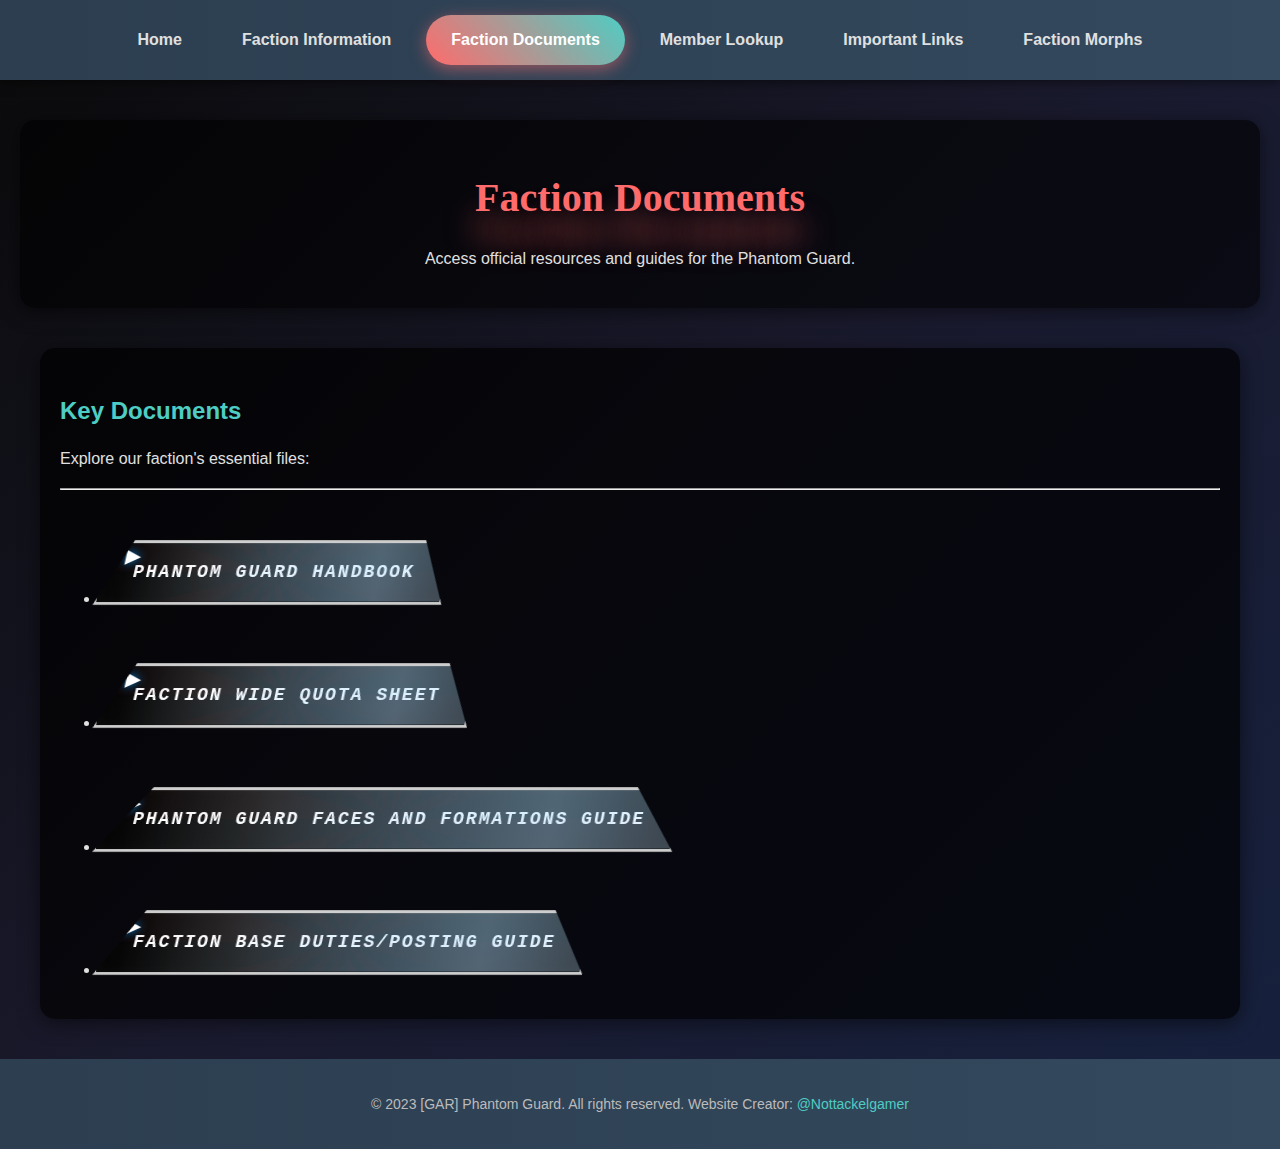
<file: docs.html>
<!DOCTYPE html>
<html lang="en">
<head>
    <meta charset="UTF-8">
    <meta name="viewport" content="width=device-width, initial-scale=1.0">
    <title>[GAR] Phantom Guard - Faction Documents</title>
    <link rel="stylesheet" href="styles.css">
</head>
<body>
    <nav class="tabs">
        <a href="index.html" class="tab-link">Home</a> <!-- Added Home link -->
        <a href="info.html" class="tab-link">Faction Information</a>
        <a href="docs.html" class="tab-link active">Faction Documents</a>
        <a href="lookup.html" class="tab-link">Member Lookup</a>
        <a href="links.html" class="tab-link">Important Links</a>
        <a href="morphs.html" class="tab-link">Faction Morphs</a>
    </nav>
    <div class="tab-content">
        <header class="hero-section">
            <h1>Faction Documents</h1>
            <p>Access official resources and guides for the Phantom Guard.</p>
        </header>
        <div class="content-grid">
            <div class="card">
                <h3>Key Documents</h3>
                <p>Explore our faction's essential files:</p><hr><br>
                <ul>
                    <li><a href="https://docs.google.com/document/d/1nnlInDZCXhcf9vXKIGxtxKW37PYruOD-GMckgS7MzEM/edit?tab=t.0" target="_blank" class="btn-launch">Phantom Guard Handbook</a></li><br><br> <!-- Replace with your Google Doc URL -->
                    <li><a href="https://docs.google.com/spreadsheets/d/1KbPTvmZdWRyREnB9HC4AHPUp_qow0uss40stNvScGEE/edit?gid=0#gid=0" target="_blank" class="btn-launch">Faction Wide Quota Sheet</a></li><br><br>
                    <li><a href="https://docs.google.com/document/d/1b2uKKJE3z8Bw9z5q6KD13iXLDzsqf7ljBZ2SHHtB_N4/edit?tab=t.0" target="_blank" class="btn-launch">Phantom Guard Faces and Formations Guide</a></li><br><br>
                    <li><a href="https://docs.google.com/document/d/1kBQWFYQHbZ28jLytfujoKEUFz3bz8OFcQj0wTFCxxEk/edit?tab=t.0" target="_blank" class="btn-launch">Faction Base Duties/Posting Guide</a></li> <!-- Replace with your Google Doc URL -->
                </ul>
            </div>
        </div>
    </div>
    <footer class="footer">
        <p>&copy; 2023 [GAR] Phantom Guard. All rights reserved. Website Creator: <span class="user">@Nottackelgamer</span></p>
    </footer>
</body>
</html>
</file>
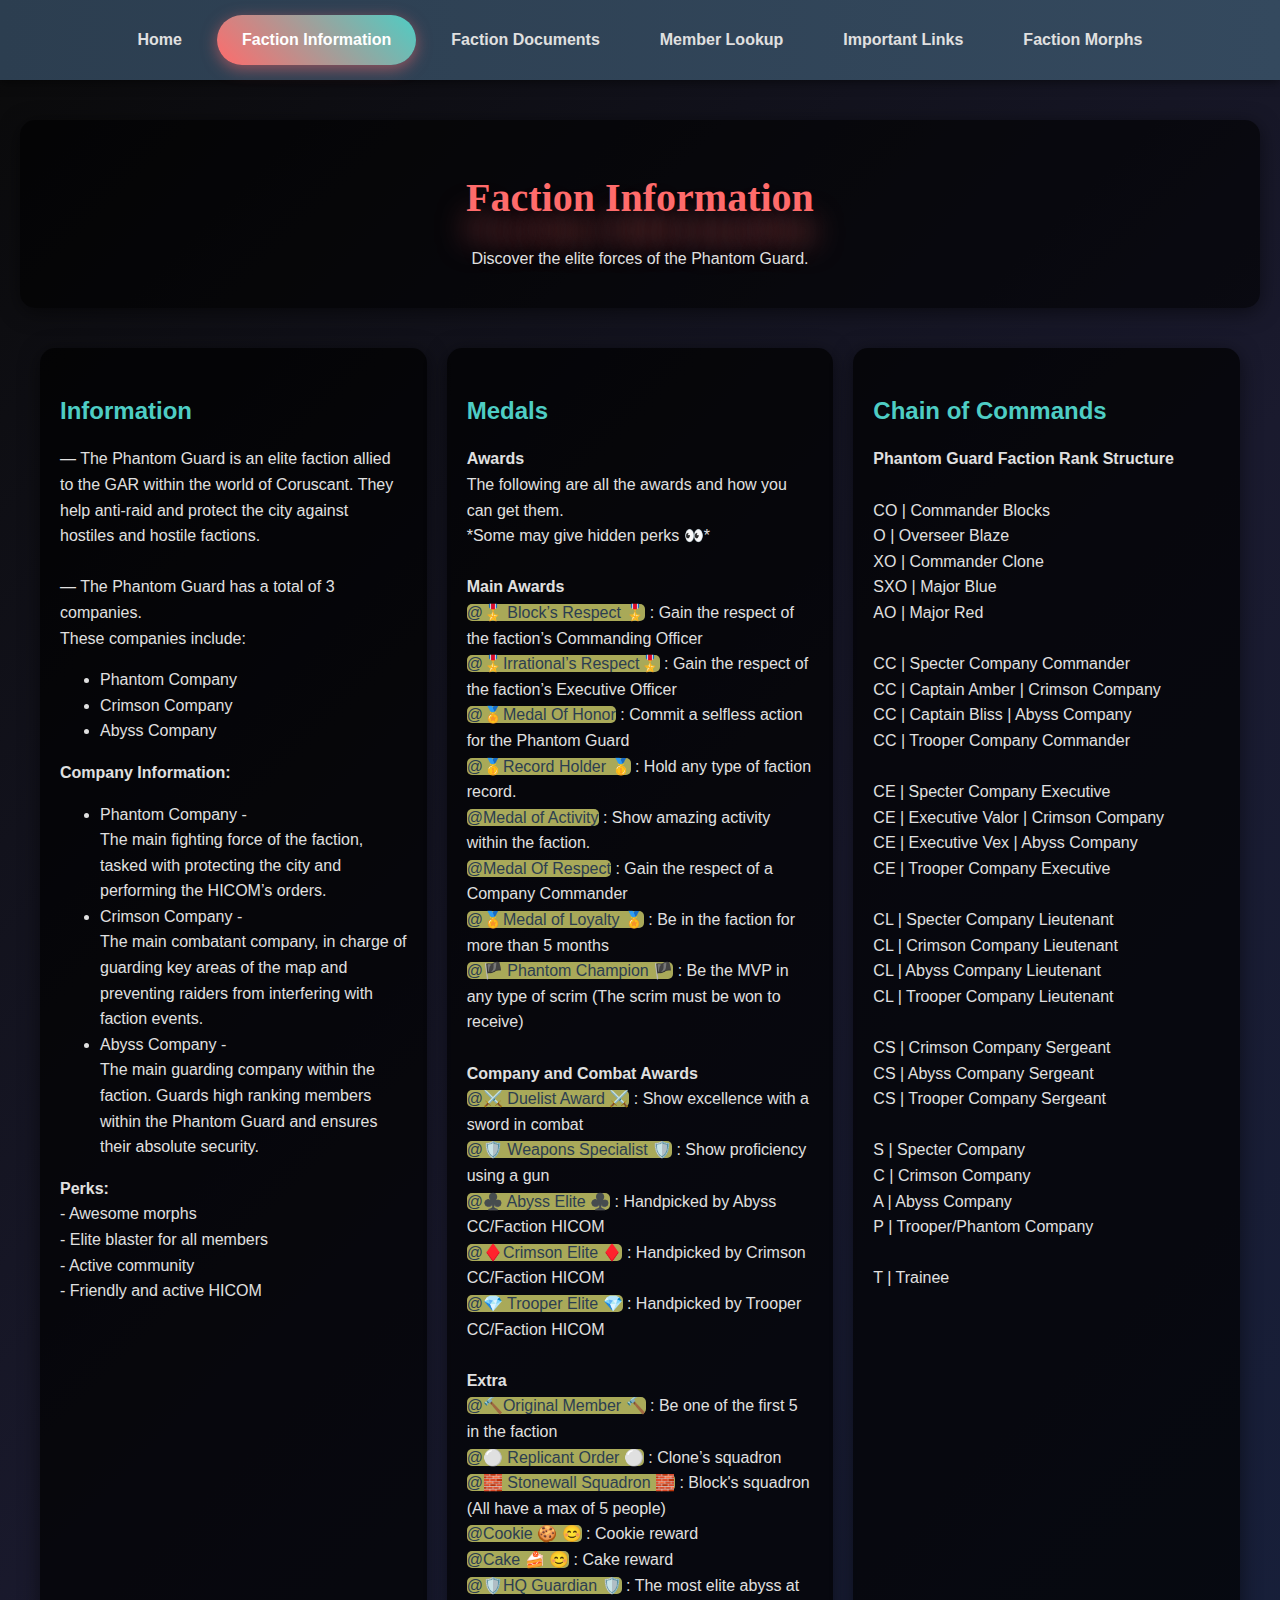
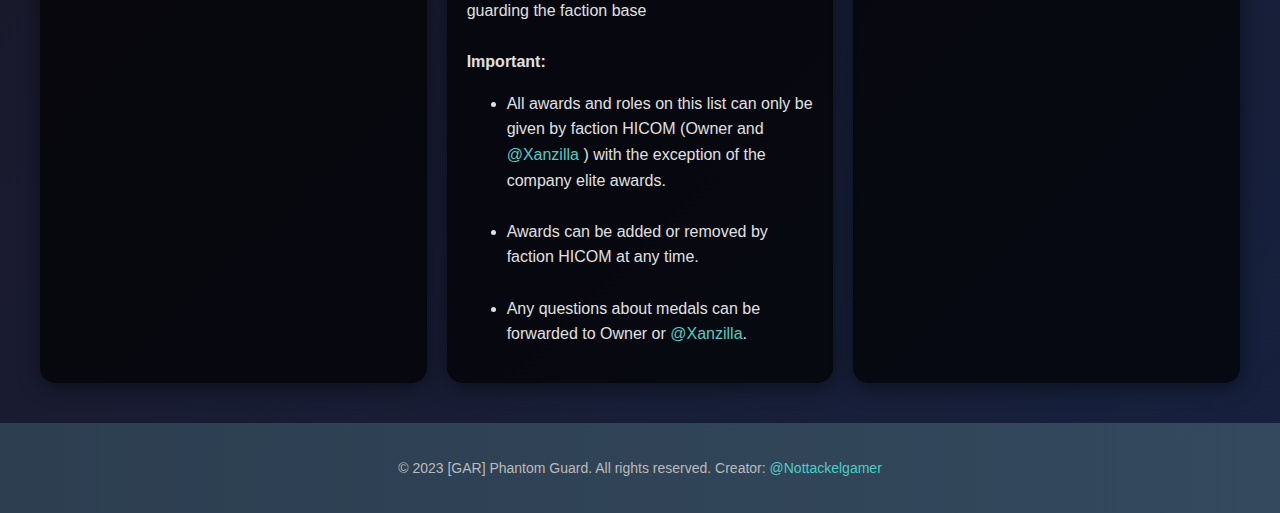
<file: info-copy.html>
<!DOCTYPE html>
<html lang="en">
<head>
    <meta charset="UTF-8">
    <meta name="viewport" content="width=device-width, initial-scale=1.0">
    <title>[GAR] Phantom Guard - Faction Information</title>
    <link rel="stylesheet" href="styles.css">
</head>
<body>
    <nav class="tabs">
        <a href="index.html" class="tab-link">Home</a> <!-- Added Home link -->
        <a href="info.html" class="tab-link active">Faction Information</a>
        <a href="docs.html" class="tab-link">Faction Documents</a>
        <a href="lookup.html" class="tab-link">Member Lookup</a>
        <a href="links.html" class="tab-link">Important Links</a>
        <a href="morphs.html" class="tab-link">Faction Morphs</a>
    </nav>
    <div class="tab-content">
        <header class="hero-section">
            <h1>Faction Information</h1>
            <p>Discover the elite forces of the Phantom Guard.</p>
        </header>
        <div class="content-grid">
            <div class="card">
                <h3>Information</h3>
                <p> — The Phantom Guard is an elite faction allied to the GAR within the world of Coruscant. They help anti-raid and protect the city against hostiles and hostile factions.<br><br>
                    — The Phantom Guard has a total of 3 companies.<br>
                      These companies include: 
                      <ul>
                        <li>Phantom Company</li> 
                        <li>Crimson Company</li> 
                        <li>Abyss Company</li>
                      </ul>
                    <strong>Company Information:</strong>
                    <br><ul> 
                        <li>Phantom Company -</li>
                         The main fighting force of the faction, tasked with protecting the city and performing the HICOM’s orders.
                        <li> Crimson Company -</li> 
                         The main combatant company, in charge of guarding key areas of the map and preventing raiders from interfering with faction events.
                        <li> Abyss Company -</li> 
                         The main guarding company within the faction. Guards high ranking members within the Phantom Guard and ensures their absolute security.
                        </ul>
                        <strong>Perks:</strong><br> 
                        - Awesome morphs <br>
                        - Elite blaster for all members <br>
                        - Active community <br>
                        - Friendly and active HICOM
                </p>
            </div>
            <div class="card">
                <h3>Medals</h3>
                <p><strong>Awards</strong><br> 
                    The following are all the awards and how you can get them.<br>
                     *Some may give hidden perks 👀*<br><br>
                     <strong>Main Awards</strong><br>
                    <span class="highlight">@🎖️ Block’s Respect 🎖️</span> : Gain the respect of the faction’s Commanding Officer<br>
                    <span class="highlight">@🎖️Irrational’s Respect🎖️</span> : Gain the respect of the faction’s Executive Officer<br>
                    <span class="highlight">@🏅Medal Of Honor</span> : Commit a selfless action for the Phantom Guard<br>
                    <span class="highlight">@🥇Record Holder 🥇</span> : Hold any type of faction record.<br>
                    <span class="highlight">@Medal of Activity</span> : Show amazing activity within the faction.<br>
                    <span class="highlight">@Medal Of Respect</span> : Gain the respect of a Company Commander<br>
                    <span class="highlight">@🏅Medal of Loyalty 🏅</span> : Be in the faction for more than 5 months<br>
                    <span class="highlight">@🏴 Phantom Champion 🏴</span> : Be the MVP in any type of scrim (The scrim must be won to receive)<br><br>
                    <strong>Company and Combat Awards</strong><br>
                    <span class="highlight">@⚔️ Duelist Award ⚔️</span> : Show excellence with a sword in combat<br>
                    <span class="highlight">@🛡️ Weapons Specialist 🛡️</span> : Show proficiency using a gun<br>
                    <span class="highlight">@♣️ Abyss Elite ♣️</span> : Handpicked by Abyss CC/Faction HICOM<br>
                    <span class="highlight">@♦️Crimson Elite ♦️</span> : Handpicked by Crimson CC/Faction HICOM<br>
                    <span class="highlight">@💎 Trooper Elite 💎</span> : Handpicked by Trooper CC/Faction HICOM<br><br>
                    <strong>Extra</strong><br> 
                    <span class="highlight">@🔨Original Member 🔨</span> : Be one of the first 5 in the faction<br>
                    <span class="highlight">@⚪️ Replicant Order ⚪️</span> : Clone’s squadron<br>
                    <span class="highlight">@🧱 Stonewall Squadron 🧱</span> : Block's squadron (All have a max of 5 people)<br> 
                    <span class="highlight">@Cookie 🍪 😊</span> : Cookie reward<br> 
                    <span class="highlight">@Cake 🍰 😊</span> : Cake reward<br>
                    <span class="highlight">@🛡️HQ Guardian 🛡️</span> : The most elite abyss at guarding the faction base<br><br>
                    <strong>Important:</strong><br>
                    <ul>
                    <li>All awards and roles on this list can only be given by faction HICOM (Owner and <span class="user">@Xanzilla</span> ) with the exception of the company elite awards.</li><br>
                    <li>Awards can be added or removed by faction HICOM at any time.</li><br>
                    <li>Any questions about medals can be forwarded to Owner or <span class="user">@Xanzilla</span>.</li>
                    </ul>
                    </p>
            </div>
            <div class="card">
                <h3>Chain of Commands</h3>
                <p><strong>Phantom Guard Faction Rank Structure</strong><br><br> 
                    CO | Commander Blocks<br> 
                    O | Overseer Blaze<br> 
                    XO | Commander Clone<br> 
                    SXO | Major Blue<br> 
                    AO | Major Red<br><br> 
                    CC | Specter Company Commander<br> 
                    CC | Captain Amber | Crimson Company<br> 
                    CC | Captain Bliss | Abyss Company<br> 
                    CC | Trooper Company Commander<br><br> 
                    CE | Specter Company Executive<br> 
                    CE | Executive Valor | Crimson Company<br> 
                    CE | Executive Vex | Abyss Company<br> 
                    CE | Trooper Company Executive<br><br> 
                    CL | Specter Company Lieutenant<br> 
                    CL | Crimson Company Lieutenant<br> 
                    CL | Abyss Company Lieutenant<br> 
                    CL | Trooper Company Lieutenant<br><br> 
                    CS | Crimson Company Sergeant<br> 
                    CS | Abyss Company Sergeant<br> 
                    CS | Trooper Company Sergeant<br><br> 
                    S | Specter Company<br> 
                    C | Crimson Company<br> 
                    A | Abyss Company<br> 
                    P | Trooper/Phantom Company<br><br> 
                    T | Trainee
                </p>
            </div>
        </div>
    </div>
    <footer class="footer">
        <p>&copy; 2023 [GAR] Phantom Guard. All rights reserved. Creator: <span class="user">@Nottackelgamer</span></p>
    </footer>
</body>
</html>
</file>
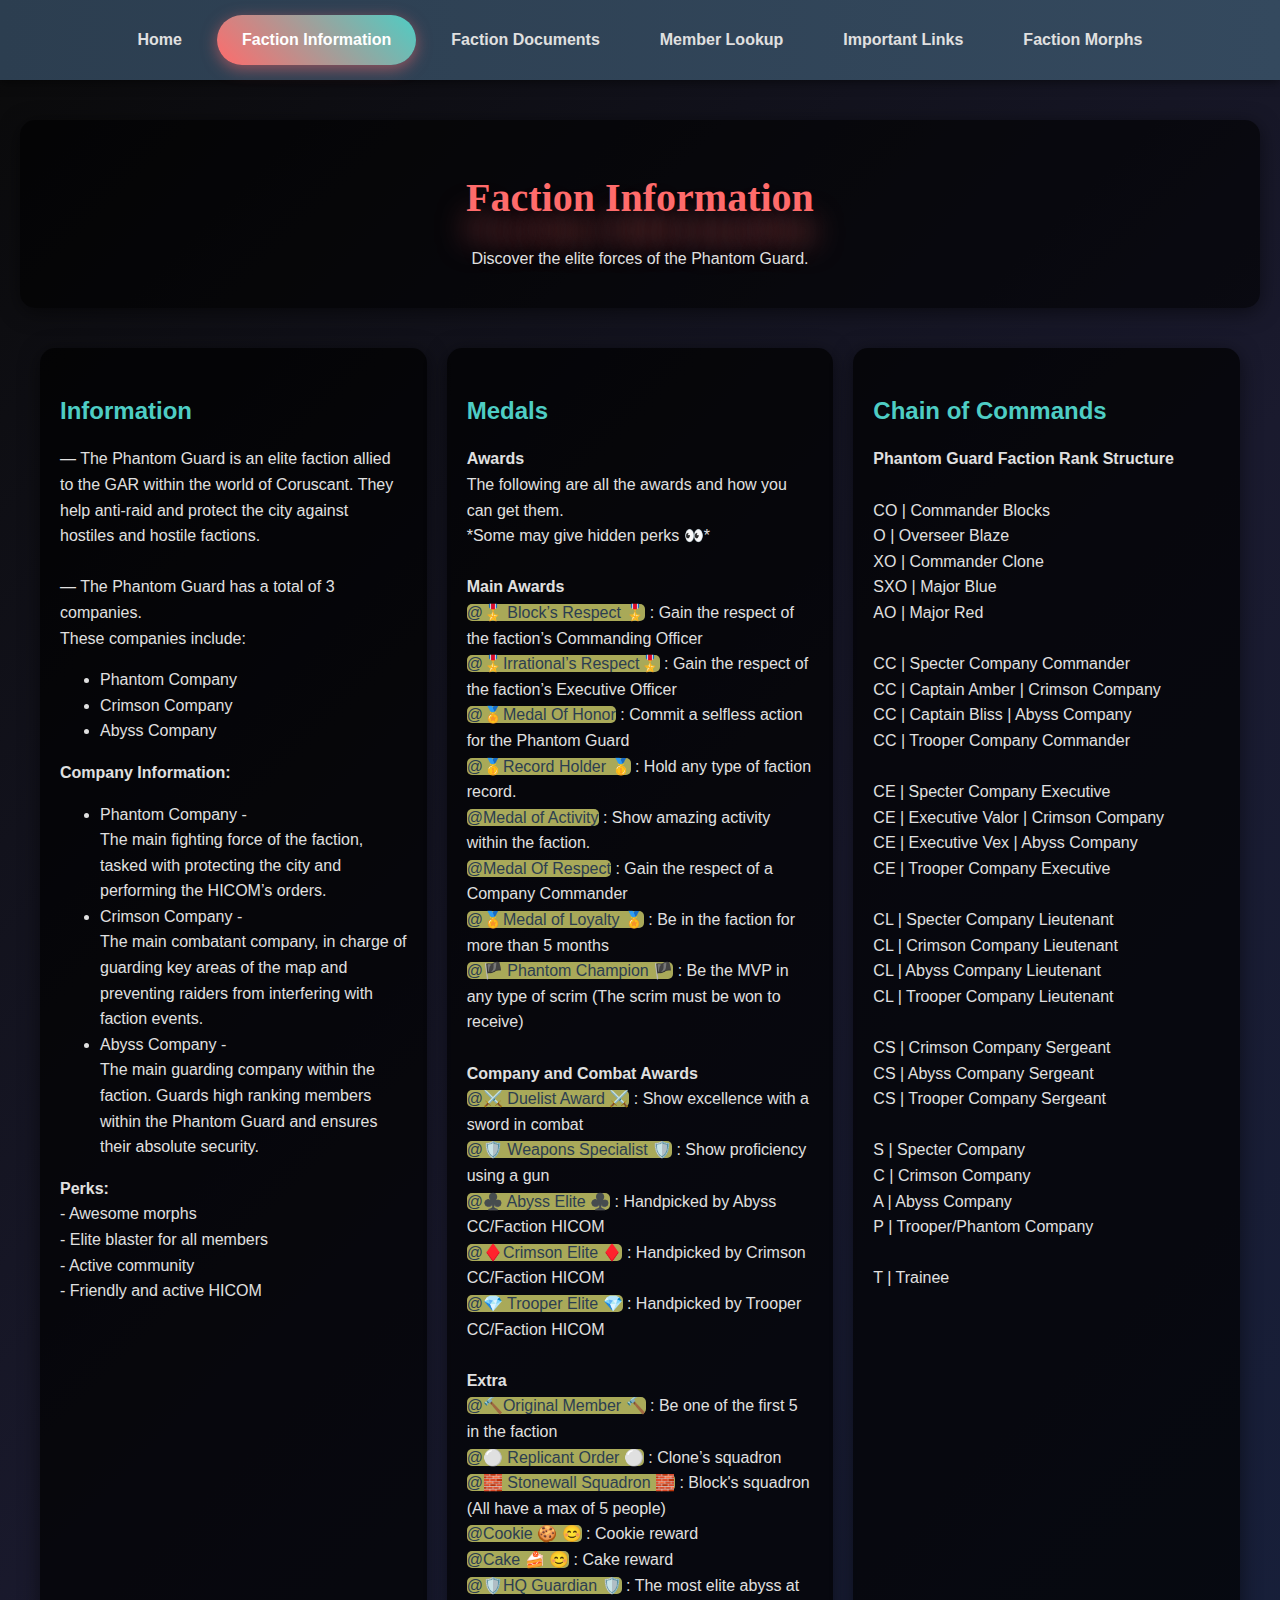
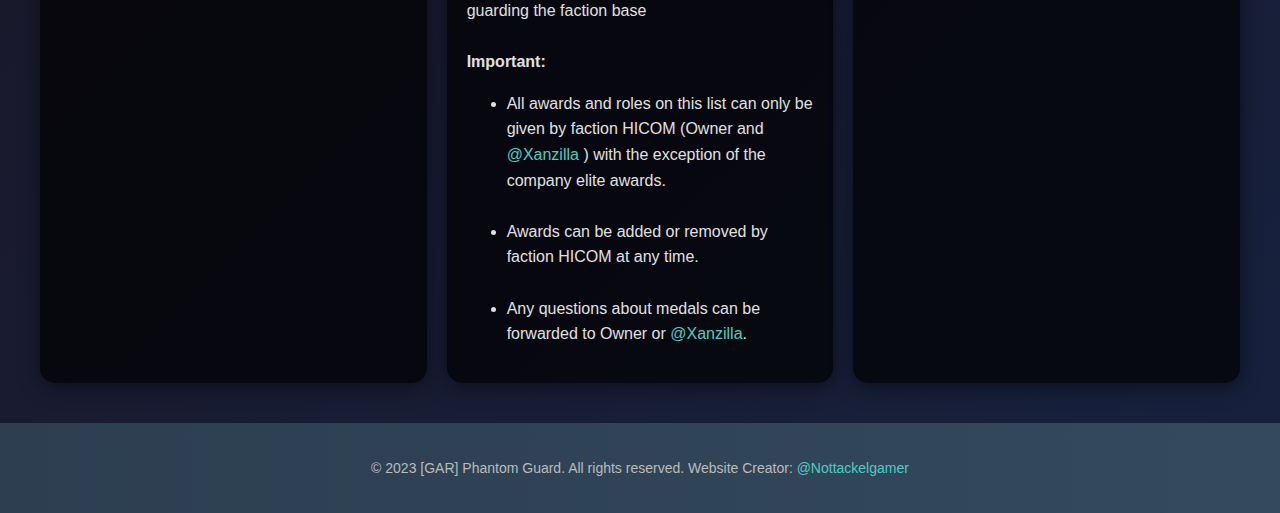
<file: info.html>
<!DOCTYPE html>
<html lang="en">
<head>
    <meta charset="UTF-8">
    <meta name="viewport" content="width=device-width, initial-scale=1.0">
    <title>[GAR] Phantom Guard - Faction Information</title>
    <link rel="stylesheet" href="styles.css">
</head>
<body>
    <nav class="tabs">
        <a href="index.html" class="tab-link">Home</a> <!-- Added Home link -->
        <a href="info.html" class="tab-link active">Faction Information</a>
        <a href="docs.html" class="tab-link">Faction Documents</a>
        <a href="lookup.html" class="tab-link">Member Lookup</a>
        <a href="links.html" class="tab-link">Important Links</a>
        <a href="morphs.html" class="tab-link">Faction Morphs</a>
    </nav>
    <div class="tab-content">
        <header class="hero-section">
            <h1>Faction Information</h1>
            <p>Discover the elite forces of the Phantom Guard.</p>
        </header>
        <div class="content-grid">
            <div class="card">
                <h3>Information</h3>
                <p> — The Phantom Guard is an elite faction allied to the GAR within the world of Coruscant. They help anti-raid and protect the city against hostiles and hostile factions.<br><br>
                    — The Phantom Guard has a total of 3 companies.<br>
                      These companies include: 
                      <ul>
                        <li>Phantom Company</li> 
                        <li>Crimson Company</li> 
                        <li>Abyss Company</li>
                      </ul>
                    <strong>Company Information:</strong>
                    <br><ul> 
                        <li>Phantom Company -</li>
                         The main fighting force of the faction, tasked with protecting the city and performing the HICOM’s orders.
                        <li> Crimson Company -</li> 
                         The main combatant company, in charge of guarding key areas of the map and preventing raiders from interfering with faction events.
                        <li> Abyss Company -</li> 
                         The main guarding company within the faction. Guards high ranking members within the Phantom Guard and ensures their absolute security.
                        </ul>
                        <strong>Perks:</strong><br> 
                        - Awesome morphs <br>
                        - Elite blaster for all members <br>
                        - Active community <br>
                        - Friendly and active HICOM
                </p>
            </div>
            <div class="card">
                <h3>Medals</h3>
                <p><strong>Awards</strong><br> 
                    The following are all the awards and how you can get them.<br>
                     *Some may give hidden perks 👀*<br><br>
                     <strong>Main Awards</strong><br>
                    <span class="highlight">@🎖️ Block’s Respect 🎖️</span> : Gain the respect of the faction’s Commanding Officer<br>
                    <span class="highlight">@🎖️Irrational’s Respect🎖️</span> : Gain the respect of the faction’s Executive Officer<br>
                    <span class="highlight">@🏅Medal Of Honor</span> : Commit a selfless action for the Phantom Guard<br>
                    <span class="highlight">@🥇Record Holder 🥇</span> : Hold any type of faction record.<br>
                    <span class="highlight">@Medal of Activity</span> : Show amazing activity within the faction.<br>
                    <span class="highlight">@Medal Of Respect</span> : Gain the respect of a Company Commander<br>
                    <span class="highlight">@🏅Medal of Loyalty 🏅</span> : Be in the faction for more than 5 months<br>
                    <span class="highlight">@🏴 Phantom Champion 🏴</span> : Be the MVP in any type of scrim (The scrim must be won to receive)<br><br>
                    <strong>Company and Combat Awards</strong><br>
                    <span class="highlight">@⚔️ Duelist Award ⚔️</span> : Show excellence with a sword in combat<br>
                    <span class="highlight">@🛡️ Weapons Specialist 🛡️</span> : Show proficiency using a gun<br>
                    <span class="highlight">@♣️ Abyss Elite ♣️</span> : Handpicked by Abyss CC/Faction HICOM<br>
                    <span class="highlight">@♦️Crimson Elite ♦️</span> : Handpicked by Crimson CC/Faction HICOM<br>
                    <span class="highlight">@💎 Trooper Elite 💎</span> : Handpicked by Trooper CC/Faction HICOM<br><br>
                    <strong>Extra</strong><br> 
                    <span class="highlight">@🔨Original Member 🔨</span> : Be one of the first 5 in the faction<br>
                    <span class="highlight">@⚪️ Replicant Order ⚪️</span> : Clone’s squadron<br>
                    <span class="highlight">@🧱 Stonewall Squadron 🧱</span> : Block's squadron (All have a max of 5 people)<br> 
                    <span class="highlight">@Cookie 🍪 😊</span> : Cookie reward<br> 
                    <span class="highlight">@Cake 🍰 😊</span> : Cake reward<br>
                    <span class="highlight">@🛡️HQ Guardian 🛡️</span> : The most elite abyss at guarding the faction base<br><br>
                    <strong>Important:</strong><br>
                    <ul>
                    <li>All awards and roles on this list can only be given by faction HICOM (Owner and <span class="user">@Xanzilla</span> ) with the exception of the company elite awards.</li><br>
                    <li>Awards can be added or removed by faction HICOM at any time.</li><br>
                    <li>Any questions about medals can be forwarded to Owner or <span class="user">@Xanzilla</span>.</li>
                    </ul>
                    </p>
            </div>
            <div class="card">
                <h3>Chain of Commands</h3>
                <p><strong>Phantom Guard Faction Rank Structure</strong><br><br> 
                    CO | Commander Blocks<br> 
                    O | Overseer Blaze<br> 
                    XO | Commander Clone<br> 
                    SXO | Major Blue<br> 
                    AO | Major Red<br><br> 
                    CC | Specter Company Commander<br> 
                    CC | Captain Amber | Crimson Company<br> 
                    CC | Captain Bliss | Abyss Company<br> 
                    CC | Trooper Company Commander<br><br> 
                    CE | Specter Company Executive<br> 
                    CE | Executive Valor | Crimson Company<br> 
                    CE | Executive Vex | Abyss Company<br> 
                    CE | Trooper Company Executive<br><br> 
                    CL | Specter Company Lieutenant<br> 
                    CL | Crimson Company Lieutenant<br> 
                    CL | Abyss Company Lieutenant<br> 
                    CL | Trooper Company Lieutenant<br><br> 
                    CS | Crimson Company Sergeant<br> 
                    CS | Abyss Company Sergeant<br> 
                    CS | Trooper Company Sergeant<br><br> 
                    S | Specter Company<br> 
                    C | Crimson Company<br> 
                    A | Abyss Company<br> 
                    P | Trooper/Phantom Company<br><br> 
                    T | Trainee
                </p>
            </div>
        </div>
    </div>
    <footer class="footer">
        <p>&copy; 2023 [GAR] Phantom Guard. All rights reserved. Website Creator: <span class="user">@Nottackelgamer</span></p>
    </footer>
</body>
</html>
</file>
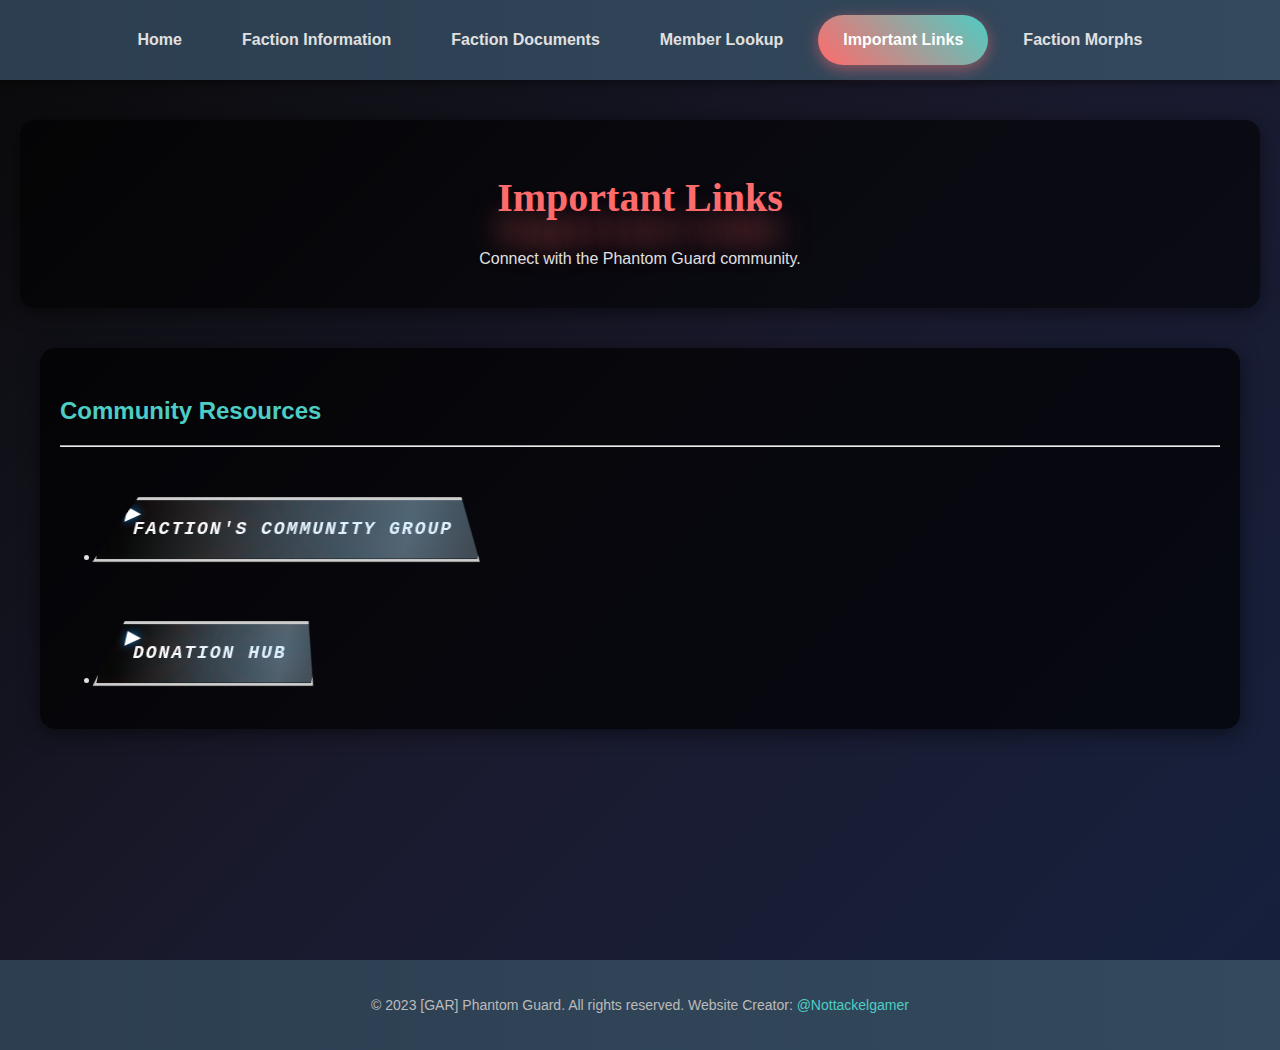
<file: links.html>
<!DOCTYPE html>
<html lang="en">
<head>
    <meta charset="UTF-8">
    <meta name="viewport" content="width=device-width, initial-scale=1.0">
    <title>[GAR] Phantom Guard - Important Links</title>
    <link rel="stylesheet" href="styles.css">
    <link rel="icon" href="favicon.ico" type="image/x-icon">
</head>
<body>
    <nav class="tabs">
        <a href="index.html" class="tab-link">Home</a> <!-- Added Home link -->
        <a href="info.html" class="tab-link">Faction Information</a>
        <a href="docs.html" class="tab-link">Faction Documents</a>
        <a href="lookup.html" class="tab-link">Member Lookup</a>
        <a href="links.html" class="tab-link active">Important Links</a>
        <a href="morphs.html" class="tab-link">Faction Morphs</a>
    </nav>
    <div class="tab-content">
        <header class="hero-section">
            <h1>Important Links</h1>
            <p>Connect with the Phantom Guard community.</p>
        </header>
        <div class="content-grid">
            <div class="card">
                <h3>Community Resources</h3><hr><br>
                <ul>
                    <li><a href="https://www.roblox.com/communities/34847375/Phantom-Guard#!/about" target="_blank" class="btn-launch">Faction's Community Group</a></li><br><br> <!-- Replace with your link -->
                    <li><a href="https://www.roblox.com/games/119586851001405/Phantom-Guard-Donation-hub#!/store" target="_blank" class="btn-launch">Donation Hub</a></li> <!-- Replace with your link -->
                </ul>
            </div>
        </div>
    </div>
    <footer class="footer">
        <p>&copy; 2023 [GAR] Phantom Guard. All rights reserved. Website Creator: <span class="user">@Nottackelgamer</span></p>
    </footer>
</body>
</html>
</file>
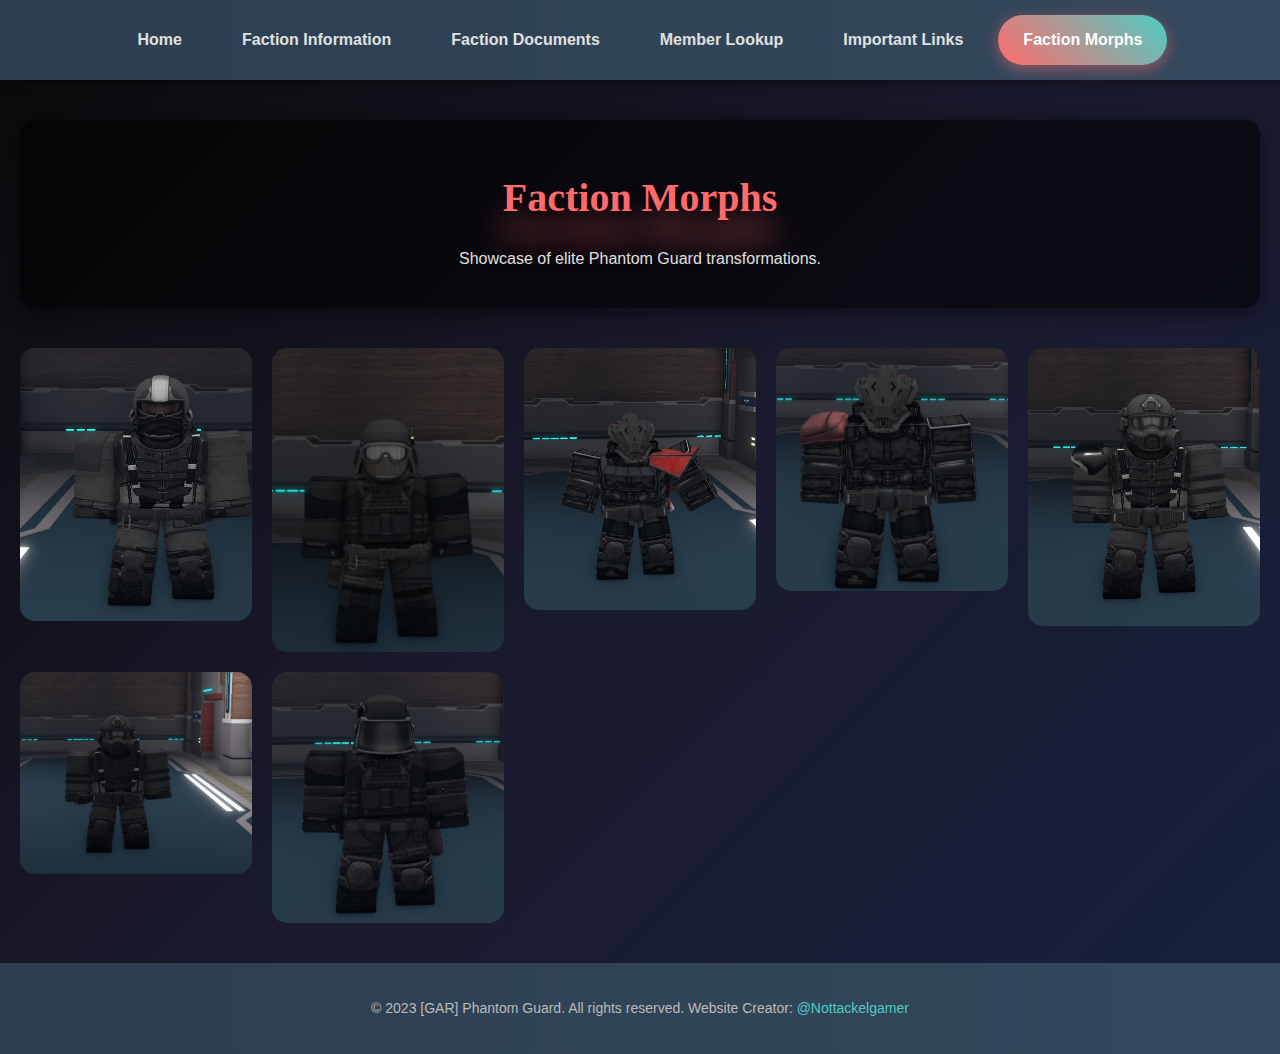
<file: morphs.html>
<!DOCTYPE html>
<html lang="en">
<head>
    <meta charset="UTF-8">
    <meta name="viewport" content="width=device-width, initial-scale=1.0">
    <title>[GAR] Phantom Guard - Faction Morphs</title>
    <link rel="stylesheet" href="styles.css">
</head>
<body>
    <nav class="tabs">
        <a href="index.html" class="tab-link">Home</a> <!-- Added Home link -->
        <a href="info.html" class="tab-link">Faction Information</a>
        <a href="docs.html" class="tab-link">Faction Documents</a>
        <a href="lookup.html" class="tab-link">Member Lookup</a>
        <a href="links.html" class="tab-link">Important Links</a>
        <a href="morphs.html" class="tab-link active">Faction Morphs</a>
    </nav>
    <div class="tab-content">
        <header class="hero-section">
            <h1>Faction Morphs</h1>
            <p>Showcase of elite Phantom Guard transformations.</p>
        </header>
        <div class="morph-gallery">
            <img src="Company_Commander.png" alt="Morph 1" title="Company Commander" class="morph-img"> <!-- Hover shows "Company Commander" -->
            <img src="Company_Executive.png" alt="Morph 2" title="Company Executive" class="morph-img"> <!-- Hover shows "Company Executive" -->
            <img src="Crimson.png" alt="Morph 3" title="Crimson CL/CS" class="morph-img"> <!-- Hover shows "Crimson" -->
            <img src="Crimson_Company_Trooper.png" alt="Morph 4" title="Crimson Company Trooper" class="morph-img"> <!-- Hover shows "Crimson Company Trooper" -->
            <img src="Abyss_CL.png" alt="Morph 5" title="Abyss CL" class="morph-img"> <!-- Hover shows "Abyss CL" -->
            <img src="Abyss_Company_Trooper.png" alt="Morph 6" title="Abyss Company Trooper" class="morph-img"> <!-- Hover shows "Abyss Company Trooper" -->
            <img src="Base_Company_Trooper.png" alt="Morph 7" title="Base Company Trooper" class="morph-img"> <!-- Hover shows "Base Company Trooper" -->
        </div>
    </div>
    <footer class="footer">
        <p>&copy; 2023 [GAR] Phantom Guard. All rights reserved. Website Creator: <span class="user">@Nottackelgamer</span></p>
    </footer>
</body>
</html>
</file>
<file: styles.css>
/* Global Dark Theme with Enhanced Gradients */
body {
    margin: 0;
    font-family: 'Arial', sans-serif;
    background: linear-gradient(135deg, #0a0a0a, #1a1a2e, #16213e);
    color: #e0e0e0;
    overflow-x: hidden;
    transition: all 0.5s ease;
    line-height: 1.6; /* Better readability */
    overflow: scroll; /* Enable scrolling */
}

/* Pages */
.page {
    display: none;
    height: 100vh;
    position: relative;
}
.page.active {
    display: block;
}

/* Welcoming Page */
#welcome {
    background: url('Phantom_Guard_wedge.png') no-repeat center cover; /* Replace with background image URL */
    background-blend-mode: overlay;
    background-color: linear-gradient(90deg, #2c3e50, #34495e);
}
#welcome-video {
    width: 100%;
    height: 100%;
    object-fit: cover;
    position: absolute;
    z-index: -1;
    box-shadow: 0 0 25px rgba(255, 255, 255, 0.9);
}
.welcome-overlay {
    position: absolute;
    top: 50%;
    left: 50%;
    transform: translate(-50%, -50%);
    text-align: center;
    animation: fadeIn 2s ease-in;
    padding: 20px;
    box-shadow: 0 4px 15px rgba(249, 249, 249, 0.5);
    background-color: rgba(42, 42, 42, 0.663);
    border-radius: 5px;
}
.logo {
    margin-bottom: 20px;
    border: 10px;
}

/* Glass Slab Button Style (Applied to All Buttons) */
/* Star Wars-Themed Advanced Black/White Glass Slab Buttons */
.btn, .btn-launch, .gallery-btn {
    background: 
        radial-gradient(circle at 30% 30%, rgba(255,255,255,0.05) 0%, transparent 50%),
        linear-gradient(135deg, rgba(0,0,0,0.98) 0%, rgba(10,10,10,1) 50%, rgba(0,0,0,0.98) 100%);
    border: 3px solid rgba(255,255,255,0.8); /* White imperial border */
    color: #ffffff; /* White text for contrast */
    padding: 15px 30px;
    font-size: 18px;
    font-weight: bold;
    cursor: pointer;
    position: relative;
    overflow: hidden;
    transition: all 0.4s cubic-bezier(0.25, 0.46, 0.45, 0.94);
    box-shadow: 
        0 0 15px rgba(255,255,255,0.2), /* Subtle white halo */
        inset 0 0 15px rgba(255,255,255,0.03); /* Inner white reflection */
    transform: skew(-12deg) perspective(500px) rotateX(3deg); /* Parallelogram with Star Wars depth */
    display: inline-block;
    text-transform: uppercase;
    letter-spacing: 2px;
    font-family: 'Courier New', monospace; /* Monospace for tech feel */
    clip-path: polygon(8% 0%, 92% 0%, 100% 100%, 0% 100%); /* Sleek imperial shape */
    animation: imperialBreathe 4s ease-in-out infinite; /* Subtle breathing like a console */
}

.btn::before, .btn-launch::before, .gallery-btn::before {
    content: '';
    position: absolute;
    top: 0;
    left: -150%;
    width: 150%;
    height: 100%;
    background: 
        linear-gradient(90deg, transparent 0%, rgba(255,255,255,0.3) 50%, transparent 100%), /* White light sweep */
        radial-gradient(circle, rgba(0,150,255,0.2) 0%, transparent 70%); /* Subtle blue Jedi glow */
    transition: left 0.8s ease;
    z-index: 1;
    animation: hologramRipple 3s linear infinite; /* Holographic ripple effect */
}

.btn::after, .btn-launch::after, .gallery-btn::after {
    content: '';
    position: absolute;
    top: 50%;
    left: 50%;
    width: 180%;
    height: 180%;
    background: 
        repeating-conic-gradient(from 0deg, rgba(255,0,0,0.05) 0deg 15deg, transparent 15deg 30deg), /* Red Sith energy lines */
        radial-gradient(circle, rgba(0,150,255,0.1) 0%, transparent 50%); /* Blue force field */
    transform: translate(-50%, -50%) rotate(0deg);
    transition: transform 0.6s ease;
    z-index: 0;
    animation: forceField 5s linear infinite; /* Rotating force field */
    opacity: 0.4;
}

.btn:hover, .btn-launch:hover, .gallery-btn:hover {
    border-color: rgba(0,150,255,0.9); /* Blue Jedi border on hover */
    box-shadow: 
        0 0 30px rgba(0,150,255,0.5), /* Blue glow */
        inset 0 0 30px rgba(255,255,255,0.1); /* Enhanced white inner light */
    transform: skew(-12deg) perspective(500px) rotateX(8deg) scale(1.08); /* Deeper 3D on hover */
    animation: forcePulse 1.2s ease-in-out infinite alternate; /* Pulsing like a lightsaber */
}

.btn:hover::before, .btn-launch:hover::before, .gallery-btn:hover::before {
    left: 150%;
    background: 
        linear-gradient(90deg, transparent 0%, rgba(255,255,255,0.5) 50%, transparent 100%), /* Brighter white sweep */
        radial-gradient(circle, rgba(0,150,255,0.4) 0%, transparent 70%); /* Stronger blue glow */
}

.btn:hover::after, .btn-launch:hover::after, .gallery-btn:hover::after {
    transform: translate(-50%, -50%) rotate(180deg) scale(1.1);
    opacity: 0.7;
    background: 
        repeating-conic-gradient(from 180deg, rgba(255,0,0,0.1) 0deg 15deg, transparent 15deg 30deg), /* Red energy shift */
        radial-gradient(circle, rgba(0,150,255,0.2) 0%, transparent 50%);
}

.btn:active, .btn-launch:active, .gallery-btn:active {
    border-color: rgba(255,0,0,0.9); /* Red Sith border on click */
    transform: skew(-12deg) perspective(500px) rotateX(3deg) scale(0.92);
    box-shadow: 
        0 0 20px rgba(255,0,0,0.6), /* Red shockwave */
        inset 0 0 25px rgba(255,255,255,0.2);
    animation: darkSideShock 0.4s ease-out; /* Sith-like feedback */
}

.btn-launch::before { /* Custom icon with Star Wars flair */
    content: '▶';
    position: absolute;
    left: 20px;
    top: 50%;
    transform: translateY(-50%);
    z-index: 2;
    text-shadow: 0 0 10px rgba(0,150,255,0.8); /* Blue glow for icon */
    animation: saberIgnite 2.5s ease-in-out infinite alternate; /* Lightsaber ignition effect */
}

.gallery-btn {
    padding: 12px 20px;
    font-size: 20px;
    margin: 0 8px;
    clip-path: polygon(12% 0%, 88% 0%, 100% 100%, 0% 100%); /* Tighter imperial shape */
}

/* Keyframe Animations for Star Wars Effects */
@keyframes imperialBreathe {
    0%, 100% { box-shadow: 0 0 15px rgba(255,255,255,0.2), inset 0 0 15px rgba(255,255,255,0.03); }
    50% { box-shadow: 0 0 25px rgba(255,255,255,0.4), inset 0 0 20px rgba(255,255,255,0.08); }
}

@keyframes hologramRipple {
    0% { transform: translateX(-100%) skewX(-12deg); opacity: 0.5; }
    50% { opacity: 1; }
    100% { transform: translateX(100%) skewX(-12deg); opacity: 0.5; }
}

@keyframes forceField {
    0% { transform: translate(-50%, -50%) rotate(0deg); }
    100% { transform: translate(-50%, -50%) rotate(360deg); }
}

@keyframes forcePulse {
    0% { filter: brightness(1) contrast(1); box-shadow: 0 0 30px rgba(0,150,255,0.5); }
    100% { filter: brightness(1.1) contrast(1.2); box-shadow: 0 0 40px rgba(0,150,255,0.8); }
}

@keyframes darkSideShock {
    0% { transform: skew(-12deg) perspective(500px) rotateX(3deg) scale(1); }
    50% { transform: skew(-12deg) perspective(500px) rotateX(3deg) scale(1.05); box-shadow: 0 0 30px rgba(255,0,0,0.8); }
    100% { transform: skew(-12deg) perspective(500px) rotateX(3deg) scale(0.92); }
}

@keyframes saberIgnite {
    0% { text-shadow: 0 0 10px rgba(0,150,255,0.8); transform: translateY(-50%) scale(1); }
    100% { text-shadow: 0 0 20px rgba(0,150,255,1), 0 0 30px rgba(255,0,0,0.3); transform: translateY(-50%) scale(1.1); }
}

/* Particle Effects for Star Wars "Force" Feel */
.btn::after::before, .btn-launch::after::before, .gallery-btn::after::before {
    content: '';
    position: absolute;
    width: 3px;
    height: 3px;
    background: rgba(255,255,255,0.9); /* White particles */
    border-radius: 50%;
    animation: forceParticles 4s ease-in-out infinite;
    box-shadow: 0 0 5px rgba(0,150,255,0.5); /* Blue particle glow */
}

@keyframes forceParticles {
    0%, 100% { transform: translateY(0) rotate(0deg); opacity: 0.3; }
    25% { transform: translateY(-15px) rotate(90deg); opacity: 0.8; }
    50% { transform: translateY(-30px) rotate(180deg); opacity: 0.5; }
    75% { transform: translateY(-15px) rotate(270deg); opacity: 0.9; }
}


/* Tabs (Navigation) */
.tabs {
    display: flex;
    justify-content: center;
    background: linear-gradient(90deg, #2c3e50, #34495e);
    padding: 15px;
    box-shadow: 0 2px 10px rgba(0, 0, 0, 0.5);
}
.tab-link {
    color: #e0e0e0;
    text-decoration: none;
    padding: 12px 25px;
    margin: 0 5px;
    border-radius: 25px;
    transition: all 0.3s ease;
    font-weight: bold;
    position: relative;
}
.tab-link.active {
    background: linear-gradient(45deg, #ff6b6b, #4ecdc4);
    color: white;
    box-shadow: 0 4px 15px rgba(255, 107, 107, 0.5);
}
.tab-link:hover {
    background: rgba(255, 255, 255, 0.1);
    transform: translateY(-2px);
}

/* Tab Content */
.tab-content {
    padding: 40px 20px;
    background: url('') no-repeat center center/cover; /* Replace with background image URL */
    background-blend-mode: overlay;
    min-height: calc(100vh - 100px);
}
.hero-section { /* For official launch feel */
    text-align: center;
    margin-bottom: 40px;
    padding: 20px;
    background: rgba(0, 0, 0, 0.6);
    border-radius: 15px;
    box-shadow: 0 4px 20px rgba(0, 0, 0, 0.5);
}
.hero-section h1 {
    font-size: 2.5em;
    margin-bottom: 10px;
    color: #ff6b6b;
}
.content-grid { /* Grid for cards */
    display: grid;
    grid-template-columns: repeat(auto-fit, minmax(300px, 1fr));
    gap: 20px;
    max-width: 1200px;
    margin: 0 auto;
}
.card { /* Attractive cards */
    background: rgba(0, 0, 0, 0.7);
    padding: 20px;
    border-radius: 15px;
    box-shadow: 0 4px 20px rgba(0, 0, 0, 0.5);
    transition: transform 0.3s ease, box-shadow 0.3s ease;
}
.card:hover {
    transform: translateY(-5px);
    box-shadow: 0 8px 30px rgba(255, 107, 107, 0.3);
}
.card h3 {
    color: #4ecdc4;
    margin-bottom: 15px;
    font-size: 1.5em;
}

/* Morph Gallery */
.morph-gallery {
    display: grid;
    grid-template-columns: repeat(auto-fit, minmax(200px, 1fr));
    gap: 20px;
}
.morph-img {
    width: 100%;
    border-radius: 15px;
    transition: box-shadow 0.3s, transform 0.3s;
}
.morph-img:hover {
    box-shadow: 0 0 25px rgba(255, 255, 255, 0.9);
    transform: scale(1.05);
}

/* Lookup Form */
#lookup-form {
    display: flex;
    flex-direction: column;
    max-width: 400px;
    margin: 0 auto;
    background: rgba(0, 0, 0, 0.7);
    padding: 20px;
    border-radius: 15px;
    box-shadow: 0 4px 20px rgba(0, 0, 0, 0.5);
}
#lookup-form input, #lookup-form button {
    margin: 10px 0;
    padding: 12px;
    border-radius: 10px;
    border: none;
    font-size: 16px;
}
#lookup-form button {
    background: linear-gradient(45deg, #ff6b6b, #4ecdc4);
    color: white;
    cursor: pointer;
    transition: transform 0.3s;
}
#lookup-form button:hover {
    transform: scale(1.05);
}
#lookup-result {
    margin-top: 20px;
    padding: 15px;
    background: rgba(0, 0, 0, 0.7);
    border-radius: 10px;
    box-shadow: 0 4px 20px rgba(0, 0, 0, 0.5);
}

/* Footer */
.footer {
    text-align: center;
    padding: 20px;
    background: linear-gradient(90deg, #2c3e50, #34495e);
    color: #bbb;
    font-size: 14px;
}

/* Responsive */
@media (max-width: 768px) {
    .tabs { flex-direction: column; }
    .content-grid { grid-template-columns: 1fr; }
    .morph-gallery { grid-template-columns: 1fr; }
    .hero-section h1 { font-size: 2em; }
}

/* Video Section */
#video-section {
    position: fixed;
    top: 0;
    left: 0;
    width: 100%;
    height: 100vh;
    background: black;
    display: flex;
    justify-content: center;
    align-items: center;
    z-index: 10;
}
#welcome-video {
    width: 80%; /* Small margins on sides (10% each) */
    height: auto;
    max-height: 80vh;
    border-radius: 10px;
}

/* Welcome Section */
#welcome-section {
    height: 100vh;
    display: flex;
    justify-content: center;
    align-items: center;
    background: url('Phantom_Guard_wedge.png') no-repeat center center/cover; /* Replace with background image URL */
    background-blend-mode: overlay;
    background-color: rgba(0, 0, 0, 0.4);
    opacity: 0;
    transition: opacity 1s ease;
}
#welcome-section.active {
    opacity: 1;
}

/* Gallery Section */
#gallery-section {
    padding: 40px 20px;
    background: linear-gradient(135deg, #0a0a0a, #1a1a2e, #16213e);
    min-height: 100vh;
    text-align: center;
}
#gallery-section h2 {
    color: #ff6b6b;
    font-size: 2em;
    margin-bottom: 20px;
}
.gallery-container {
    display: flex;
    align-items: center;
    justify-content: center;
    max-width: 800px;
    margin: 0 auto;
    position: relative;
}
.gallery {
    display: flex; /* Ensures horizontal layout */
    flex-direction: column;
    overflow: hidden;
    width: 600px; /* Fixed width for sliding */
    height: 400px;
    border-radius: 15px;
    box-shadow: 0 4px 20px rgba(0, 0, 0, 0.5);
    transition: transform 0.5s ease;
}
.gallery-img {
    width: 600px; /* Match gallery width for side-by-side */
    height: 400px;
    object-fit: cover;
    flex-shrink: 0; /* Prevents shrinking */
}
.gallery-btn {
    background: linear-gradient(45deg, #ff6b6b, #4ecdc4);
    border: none;
    color: white;
    font-size: 24px;
    padding: 10px;
    cursor: pointer;
    border-radius: 50%;
    margin: 0 10px;
    box-shadow: 0 4px 15px rgba(255, 107, 107, 0.5);
    transition: transform 0.3s;
}
.gallery-btn:hover {
    transform: scale(1.1);
}

/* Responsive */
@media (max-width: 768px) {
    #welcome-video {
        width: 90%;
    }
    .gallery {
        width: 100%;
        height: 300px;
    }
    .gallery-container {
        flex-direction: column;
    }
    .gallery-btn {
        margin: 10px 0;
    }
}

/* Hide the scrollbar */
body::-webkit-scrollbar {
    display: none;
}

.highlight {
    background-color: rgba(234, 234, 120, 0.718);
    color: #2c3e50;
    border-radius: 5px;
}

.user {
    color: #4ecdc4;
}

a {
    text-decoration: none;
}

.overlay-text {
    position: absolute; /* Position text over the image */
    top: 50%; /* Center the text vertically */
    left: 50%; /* Center the text horizontally */
    transform: translate(-50%, -50%); /* Adjust position to truly center */
    color: white; /* Text color */
    font-size: 24px; /* Large text size */
    opacity: 0; /* Hide text initially */
    transition: opacity 0.3s ease; /* Smooth fade-in effect */
}

.image-container:hover .overlay-text {
    opacity: 1; /* Show text on hover */
}

.text-style {
    font-family: monospace;
}

h1 {
    font-family: serif;
    transition: 0.3s ease;
    text-shadow: 0 30px 30px rgba(255, 107, 107, 0.629);
}

h1:hover {
    font-size: 2.6em;
    transition: 0.3s ease;
    text-shadow: 0 7px 20px rgba(255, 107, 107, 0.866);
}

#text {
    font-family: Times New Roman;
    word-wrap: none;
}
</file>
